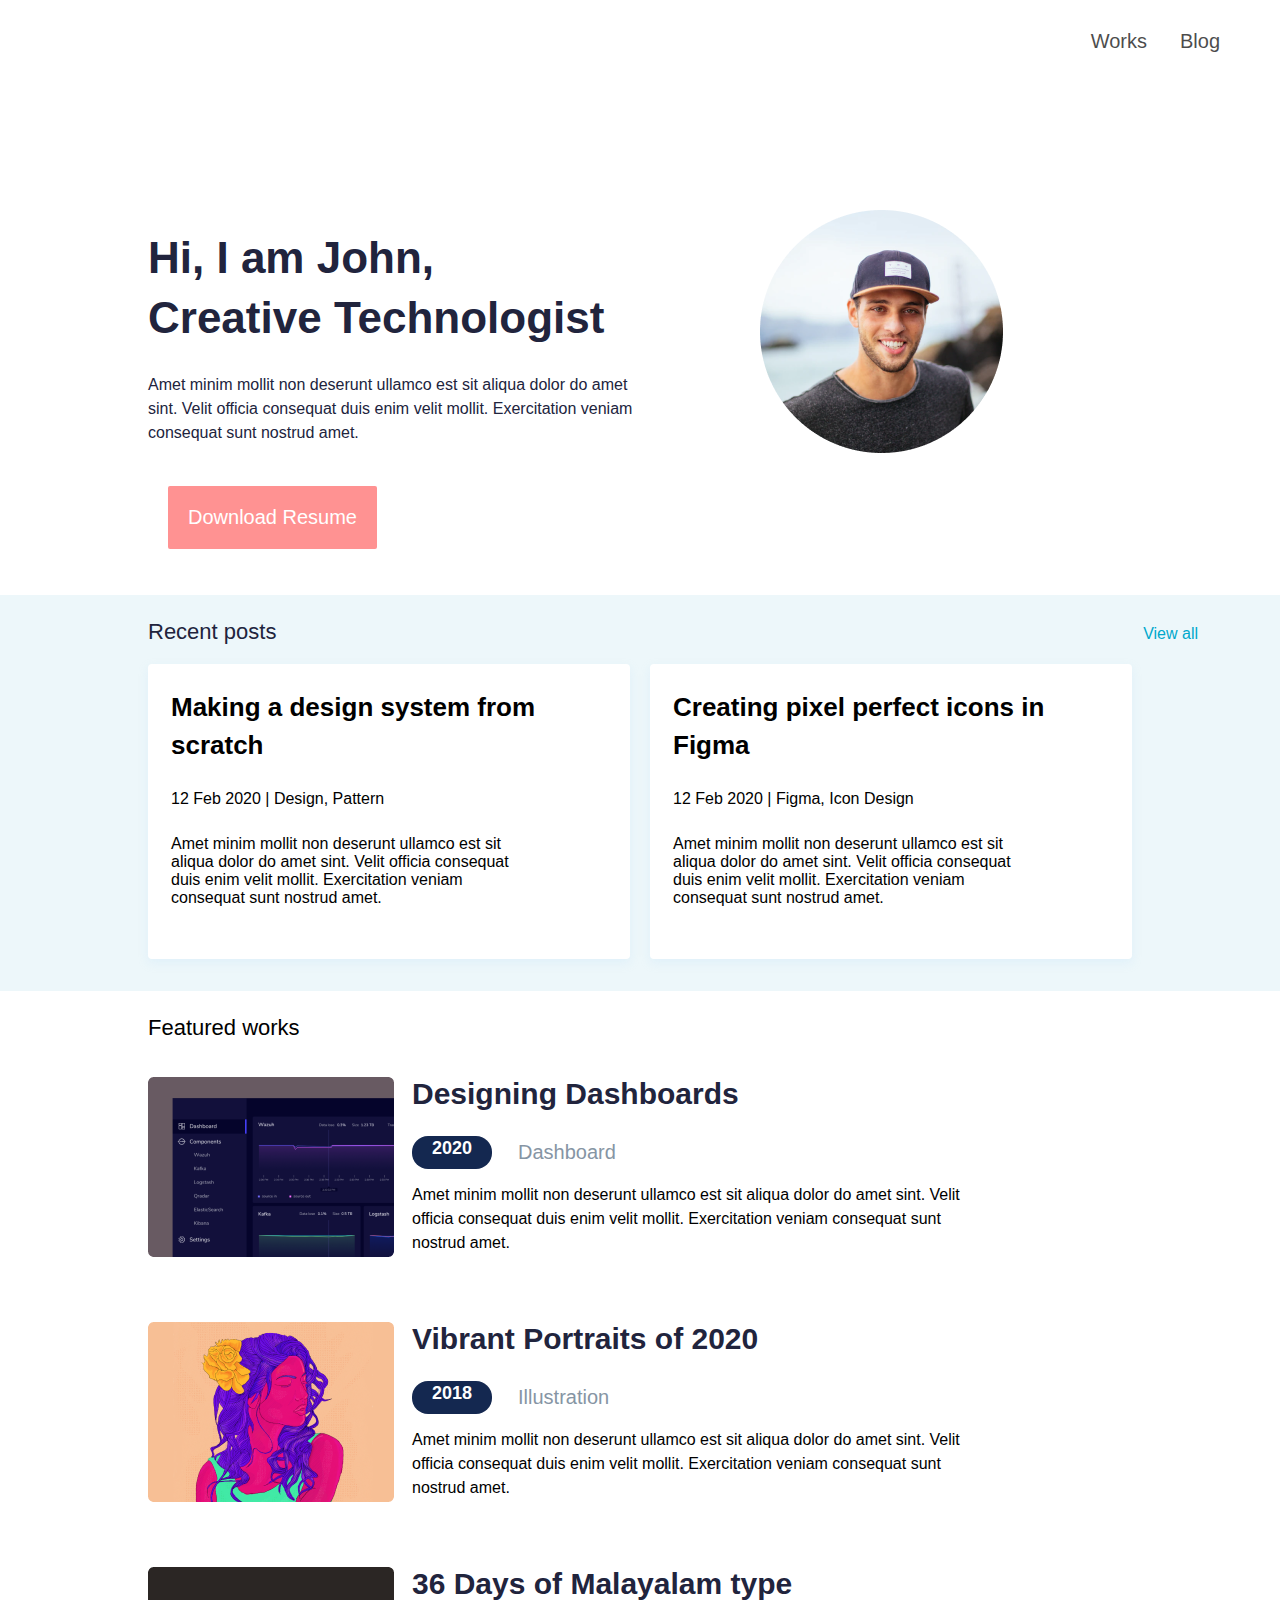
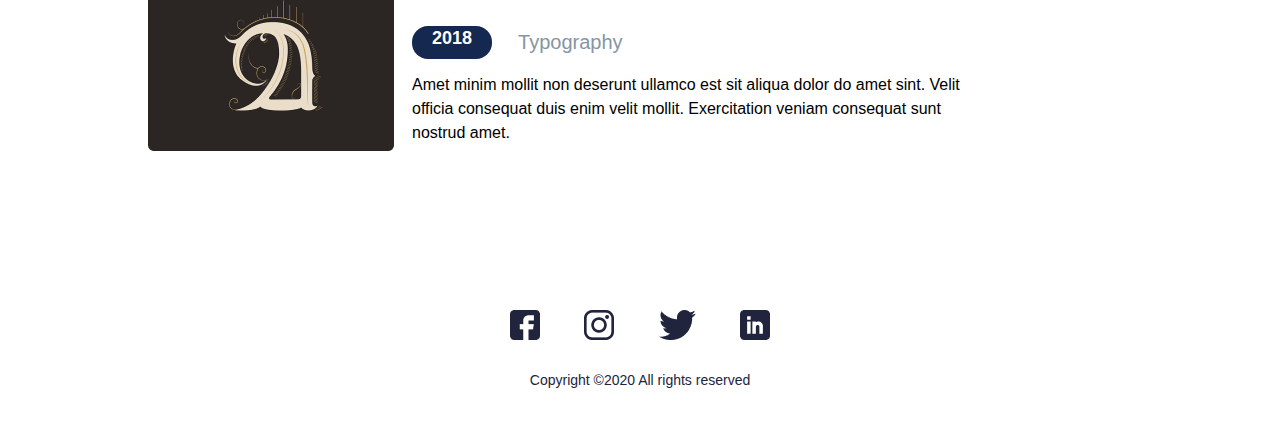
<file: index.html>
<!DOCTYPE html>
    <html lang="en">
    <head>
        <meta charset="UTF-8">
        <meta name="viewport" content="width=device-width, initial-scale=1.0">
        <link rel="stylesheet" href="assets/stylesheet.css">
        <link rel="stylesheet" href="assets/responsive.css">
        <link rel="stylesheet" href="assets/font-awesome/css/all.css">
        <link rel="shortcut icon" href="assets/Ellipse 1.png" type="image/x-icon">
        <title>HOME</title>
    </head>
    <body>
        <header>
            <div class="header-list">
                <ul>
                    <li><a href="https://yusufbahtiar1990.github.io/resume/work">Works</a></li>
                    <li><a href="https://yusufbahtiar1990.github.io/resume/blog">Blog</a></li>
                </ul>
            </div>
            <i class="fa-solid fa-bars menu-icon"></i>
            <h1>Hi, I am John,
                Creative Technologist</h1>
            <p>Amet minim mollit non deserunt ullamco est sit aliqua dolor do amet sint. Velit officia consequat duis enim velit mollit. Exercitation veniam consequat sunt nostrud amet.</p>
            <a class="btn download" href="">Download Resume</a>
            <img src="assets/Ellipse 1.png">
        </header>
        <main>
            <div class="container1">
                <h2>Recent posts</h2>
                <p class="view">View all</p>
                <ul class="flex-list">
                    <li class="li1">
                        <h3 class="kalimat1">Making a design system from scratch</h3>
                        <p class="kalimat2">12 Feb 2020  |  Design, Pattern</p>
                        <p class="kalimat3">Amet minim mollit non deserunt ullamco est sit aliqua dolor do amet sint. Velit officia consequat duis enim velit mollit. Exercitation veniam consequat sunt nostrud amet.</p>
                    </li>
                    <li class="li2">
                        <h3 class="kalimat1">Creating pixel perfect icons in Figma</h3>
                        <p class="kalimat2">12 Feb 2020  |  Figma, Icon Design</p>
                        <p class="kalimat3">Amet minim mollit non deserunt ullamco est sit aliqua dolor do amet sint. Velit officia consequat duis enim velit mollit. Exercitation veniam consequat sunt nostrud amet.</p>
                    </li>
                </ul>
            </div>
            <div class="container2">
                <h2>Featured works</h2>
                <ul class="flex-list1">
                    <li class="li3">
                        <img src="assets/Rectangle 30.png" alt="">
                    </li>
                    <li class="li4">
                        <a href=""><h4>Designing Dashboards</h4></a>
                        <ul class="flex-list1a">
                            <li class="li4a">2020</li>
                            <li class="li4b">Dashboard</li>
                        </ul>
                        <p>Amet minim mollit non deserunt ullamco est sit aliqua dolor do amet sint. Velit officia consequat duis enim velit mollit. Exercitation veniam consequat sunt nostrud amet.</p>
                    </li>
                </ul>
                <ul class="flex-list2">
                    <li class="li3">
                        <img src="assets/Rectangle 32.png" alt="">
                    </li>
                    <li class="li4">
                        <h4>Vibrant Portraits of 2020   </h4>
                        <ul class="flex-list1a">
                            <li class="li4a">2018</li>
                            <li class="li4b">Illustration</li>
                        </ul>
                        <p>Amet minim mollit non deserunt ullamco est sit aliqua dolor do amet sint. Velit officia consequat duis enim velit mollit. Exercitation veniam consequat sunt nostrud amet.</p>
                    </li>
                </ul>
                <ul class="flex-list2">
                    <li class="li3">
                        <img src="assets/Rectangle 34.png" alt="">
                    </li>
                    <li class="li4">
                        <h4>36 Days of Malayalam type</h4>
                        <ul class="flex-list1a">
                            <li class="li4a">2018</li>
                            <li class="li4b">Typography</li>
                        </ul>
                        <p>Amet minim mollit non deserunt ullamco est sit aliqua dolor do amet sint. Velit officia consequat duis enim velit mollit. Exercitation veniam consequat sunt nostrud amet.</p>
                    </li>
                </ul>
            </div>
        </main>
        <footer>
            <div class="footer-top">
                <a href="https://id-id.facebook.com/"><img src="assets/fb.png"></a>
                <a href="https://www.instagram.com/?hl=id"><img src="assets/insta.png"></a>
                <a href="https://twitter.com/?lang=id"><img src="assets/Group.png"></a>
                <a href="https://www.linkedin.com/learning/subscription/topics?src=go-pa&trk=sem-ga_campid.11663863112_asid.114329383380_crid.651869194497_kw.linkedin%20learning_d.c_tid.kwd-310582843911_n.g_mt.e_geo.1007738&mcid=6841864363146670237&cid=&gclid=CjwKCAjws7WkBhBFEiwAIi1681IgFdWg47J-p4eUf_cDdhj7rK_osJtBgDLRwcv72sy8cgjmHrwfuhoCsEgQAvD_BwE&gclsrc=aw.ds"><img src="assets/Linkedin.png"></a>
            </div>
            <div class="footer-bottom">
                Copyright ©2020 All rights reserved 
            </div>
        </footer>
    </body>
    </html>
</file>
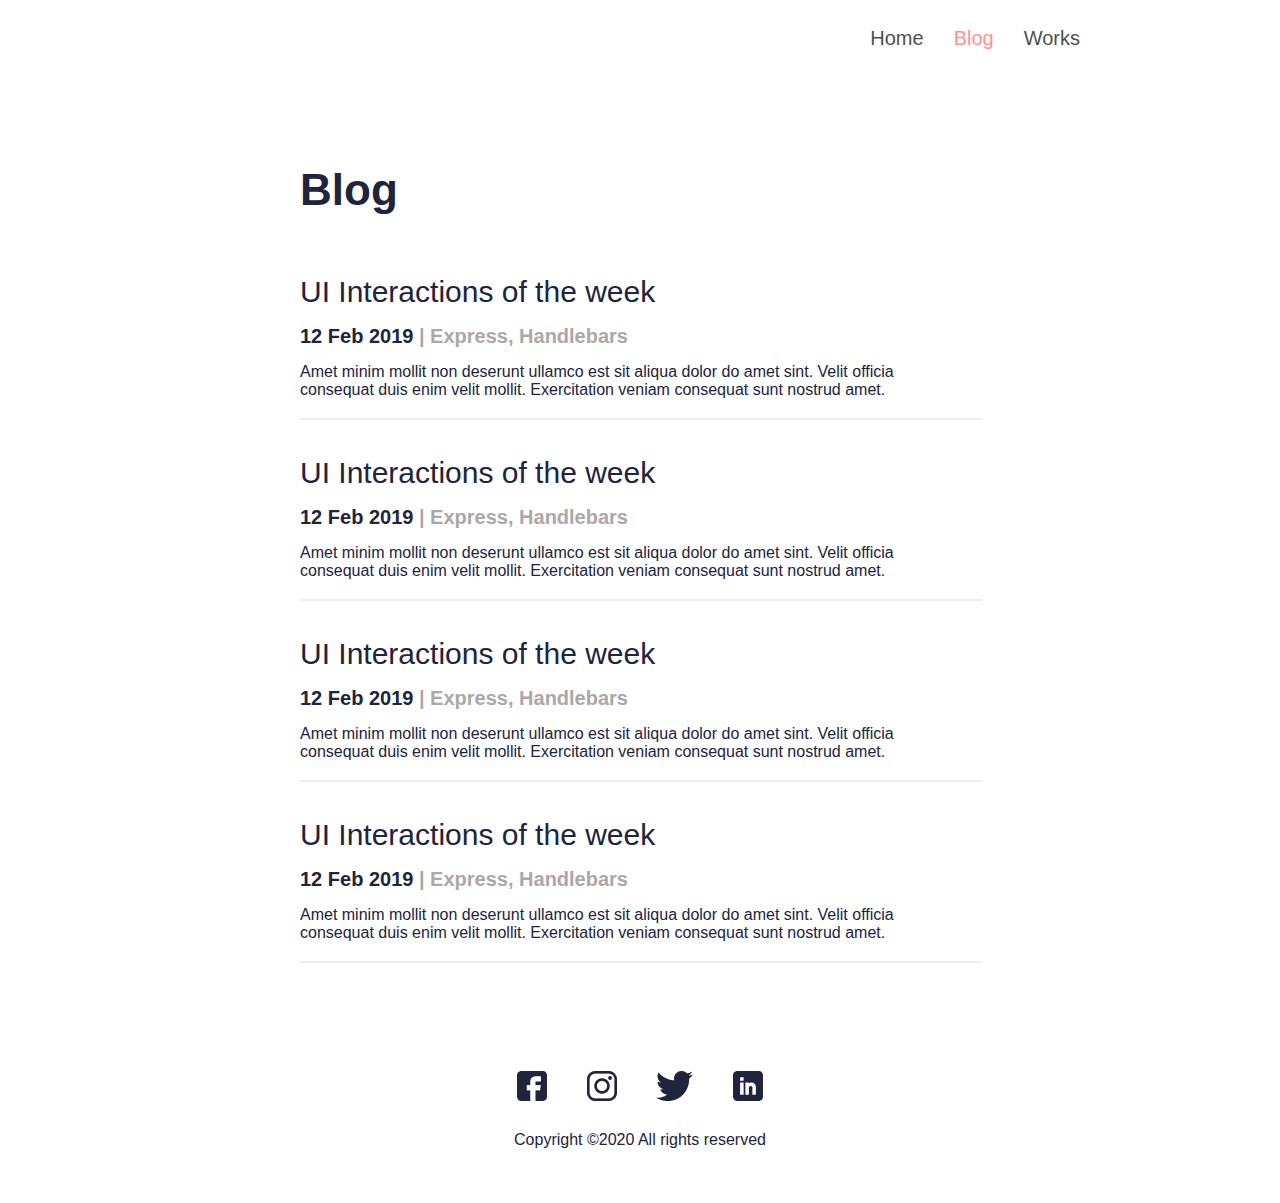
<file: blog.html>
<!DOCTYPE html>
<html lang="en">
<head>
    <meta charset="UTF-8">
    <meta name="viewport" content="width=device-width, initial-scale=1.0">
    <link rel="stylesheet" href="assets/blogstyle.css">
    <link rel="stylesheet" href="assets/blogresponsive.css">
    <link rel="stylesheet" href="assets/font-awesome/css/all.css">
    <link rel="shortcut icon" href="assets/Ellipse 1.png" type="image/x-icon">
    <title>Blog</title>
</head>
<body>
    <header>
        <div class="header-list">
            <ul>
                <li><a href="https://yusufbahtiar1990.github.io/resume/">Home</a></li>
                <li><a href="https://yusufbahtiar1990.github.io/resume/blog"><span>Blog</span></a></li>
                <li><a href="https://yusufbahtiar1990.github.io/resume/work">Works</a></li>
            </ul>
        </div>
        <i class="fa-solid fa-bars menu-icon"></i>
    </header>
    <main>
        <h1>Blog</h1>
        <div class="contents">
            <h2>UI Interactions of the week</h2>
            <h3>12 Feb 2019  <span>|  Express, Handlebars</span></h3>
            <p>Amet minim mollit non deserunt ullamco est sit aliqua dolor do amet sint. Velit officia consequat duis enim velit mollit. Exercitation veniam consequat sunt nostrud amet.</p>
            <div class="section-title">
                <img src="assets/Vector.png" alt="">
            </div>
        </div>

        <div class="contents">
            <h2>UI Interactions of the week</h2>
            <h3>12 Feb 2019  <span>|  Express, Handlebars</span></h3>
            <p>Amet minim mollit non deserunt ullamco est sit aliqua dolor do amet sint. Velit officia consequat duis enim velit mollit. Exercitation veniam consequat sunt nostrud amet.</p>
            <div class="section-title">
                <img src="assets/Vector.png" alt="">
            </div>
        </div>

        <div class="contents">
            <h2>UI Interactions of the week</h2>
            <h3>12 Feb 2019  <span>|  Express, Handlebars</span></h3>
            <p>Amet minim mollit non deserunt ullamco est sit aliqua dolor do amet sint. Velit officia consequat duis enim velit mollit. Exercitation veniam consequat sunt nostrud amet.</p>
            <div class="section-title">
                <img src="assets/Vector.png" alt="">
            </div>
        </div>

        <div class="contents">
            <h2>UI Interactions of the week</h2>
            <h3>12 Feb 2019  <span>|  Express, Handlebars</span></h3>
            <p>Amet minim mollit non deserunt ullamco est sit aliqua dolor do amet sint. Velit officia consequat duis enim velit mollit. Exercitation veniam consequat sunt nostrud amet.</p>
            <div class="section-title">
                <img src="assets/Vector.png" alt="">
            </div>
        </div>
    </main>
    <footer>
        <div class="footer-top">
            <a href="https://id-id.facebook.com/"><img src="assets/fb.png"></a>
            <a href="https://www.instagram.com/?hl=id"><img src="assets/insta.png"></a>
            <a href="https://twitter.com/?lang=id"><img src="assets/Group.png"></a>
            <a href="https://www.linkedin.com/learning/subscription/topics?src=go-pa&trk=sem-ga_campid.11663863112_asid.114329383380_crid.651869194497_kw.linkedin%20learning_d.c_tid.kwd-310582843911_n.g_mt.e_geo.1007738&mcid=6841864363146670237&cid=&gclid=CjwKCAjws7WkBhBFEiwAIi1681IgFdWg47J-p4eUf_cDdhj7rK_osJtBgDLRwcv72sy8cgjmHrwfuhoCsEgQAvD_BwE&gclsrc=aw.ds"><img src="assets/Linkedin.png"></a>
        </div>
        <div class="footer-bottom">
            Copyright ©2020 All rights reserved
        </div>
    </footer>
</body>
</html>
</file>
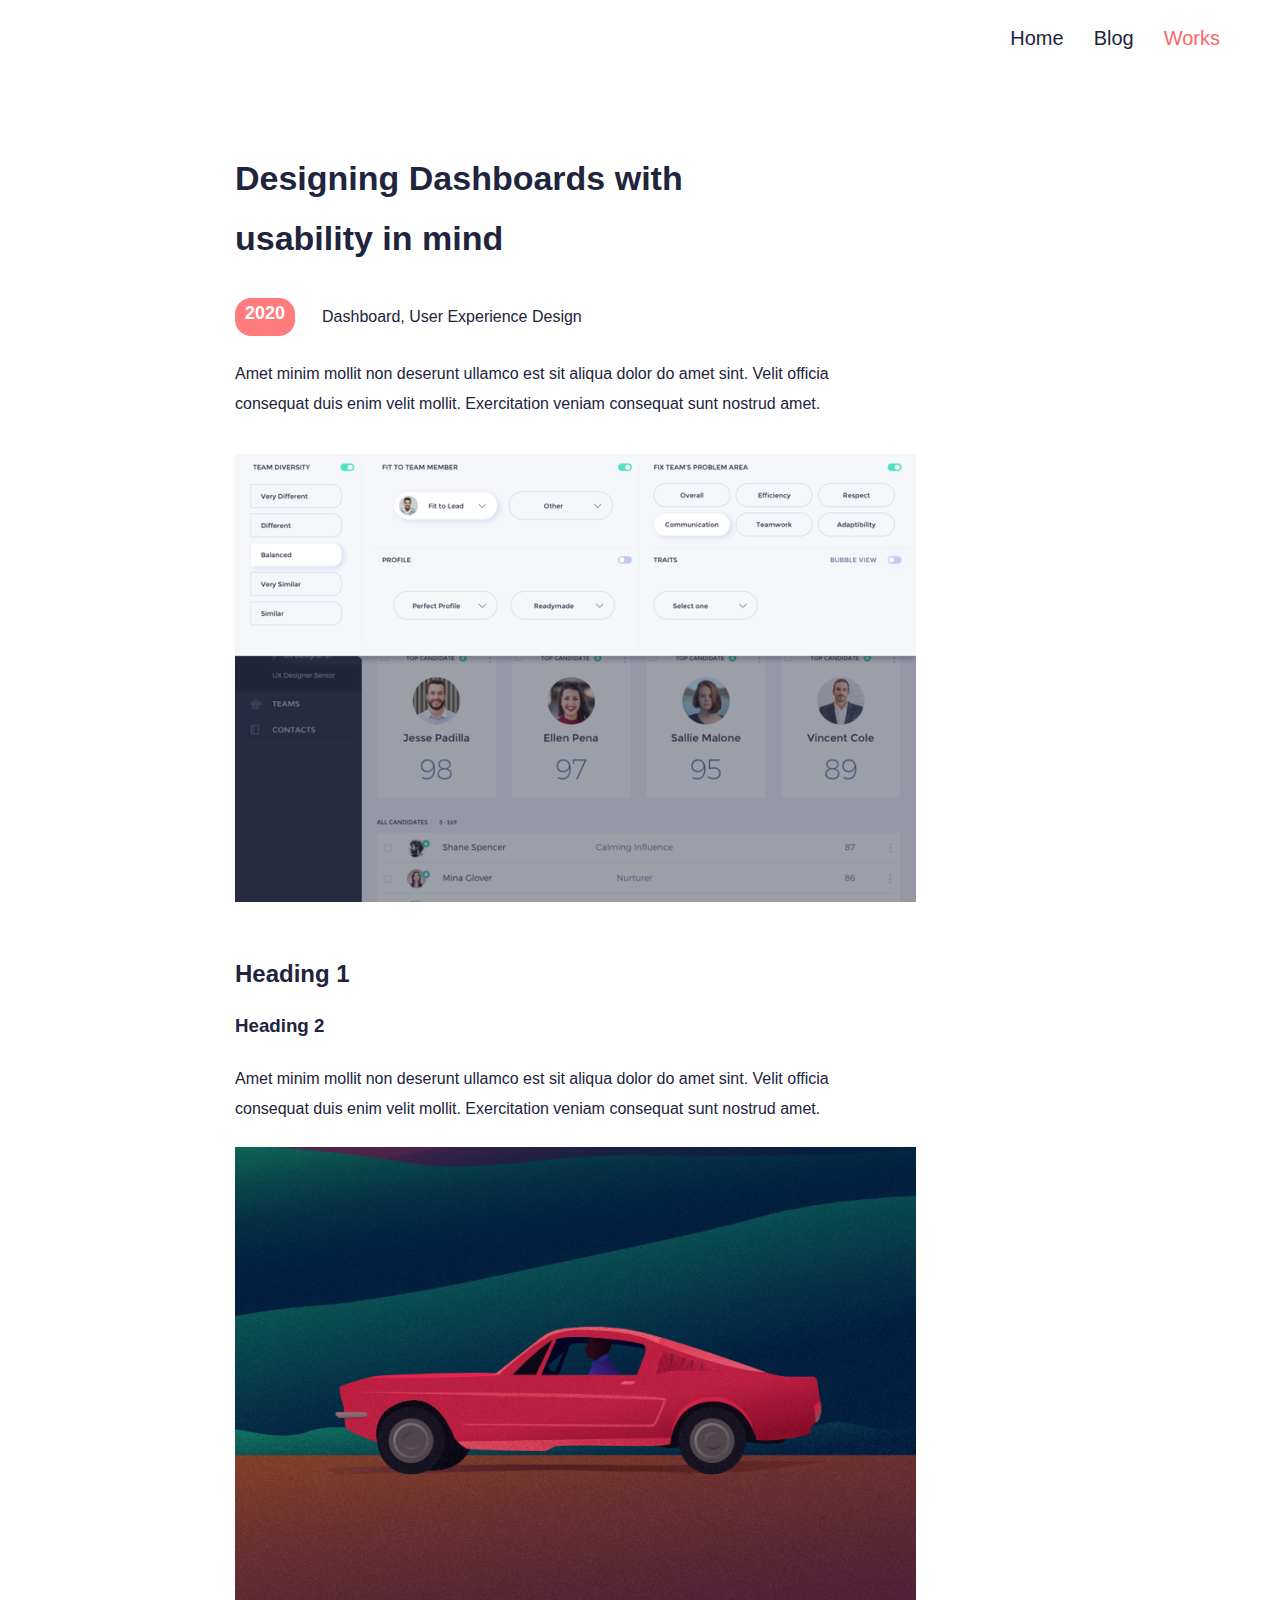
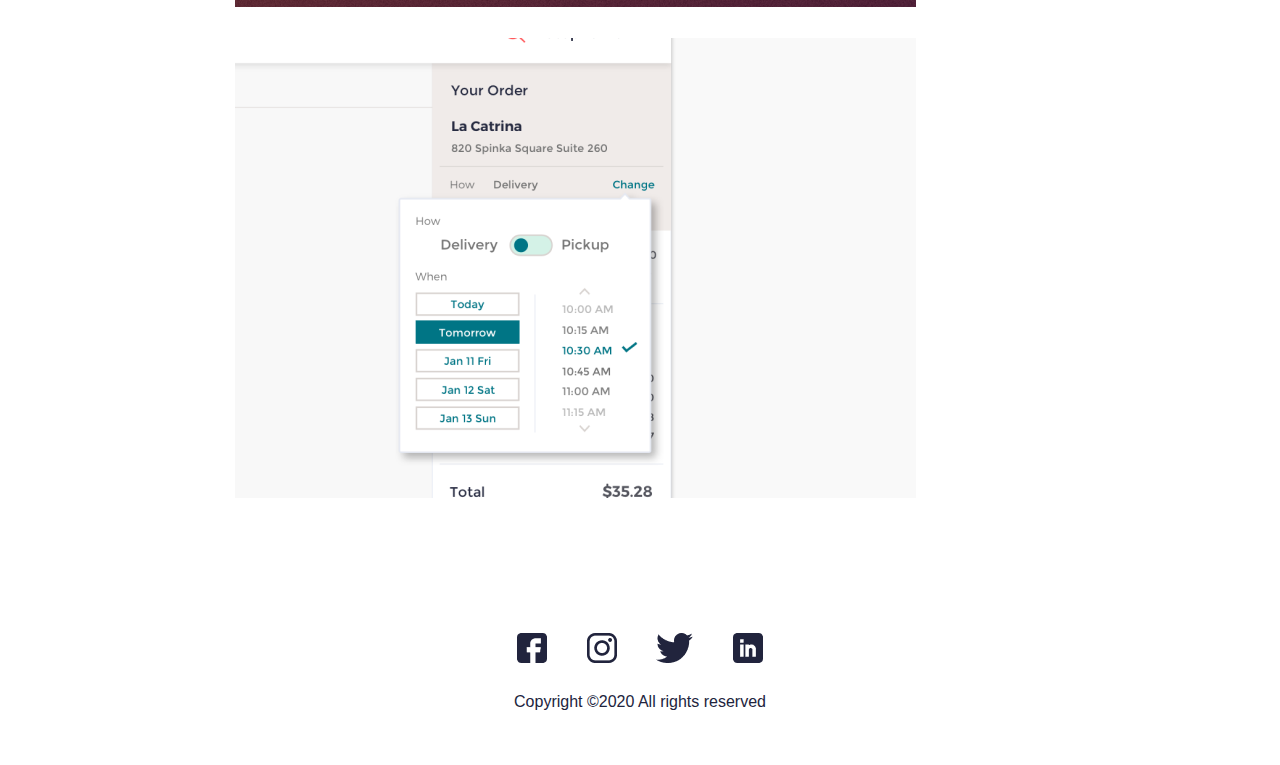
<file: designingdashboard.html>
<!DOCTYPE html>
<html lang="en">
<head>
    <meta charset="UTF-8">
    <meta name="viewport" content="width=device-width, initial-scale=1.0">
    <link rel="stylesheet" href="assets/designingdashboard.css">
    <link rel="stylesheet" href="assets/designingdashboardresponsive.css">
    <link rel="stylesheet" href="assets/font-awesome/css/all.css">
    <link rel="shortcut icon" href="assets/Ellipse 1.png" type="image/x-icon">
    <title>Work Detail</title>
</head>
<body>
    <header>
        <div class="header-list">
            <ul>
                
                <li><a href="https://yusufbahtiar1990.github.io/resume/">Home</a></li>
                <li><a href="https://yusufbahtiar1990.github.io/resume/blog">Blog</a></li>
                <li><a href="https://yusufbahtiar1990.github.io/resume/work"><span>Works</span></a></li>
            </ul>
        </div>
        <i class="fa-solid fa-bars menu-icon"></i>
    </header>
    <main>
        <h1>Designing Dashboards with usability in mind</h1>
        <ul class="flex-list">
            <li class="li1">
                2020
            </li>
            <li class="li2">
                Dashboard, User Experience Design
            </li>
        </ul>
        <p>Amet minim mollit non deserunt ullamco est sit aliqua dolor do amet sint. Velit officia consequat duis enim velit mollit. Exercitation veniam consequat sunt nostrud amet.</p>
        <img src="assets/Rectangle 4.png" alt="">
        <h2>Heading 1</h2>
        <h3>Heading 2</h3>
        <p>Amet minim mollit non deserunt ullamco est sit aliqua dolor do amet sint. Velit officia consequat duis enim velit mollit. Exercitation veniam consequat sunt nostrud amet.</p>
        <img src="assets/Rectangle 5.png" alt="">
        <img src="assets/Rectangle 6.png" alt="">
    </main>
    <footer>
        <div class="footer-top">
            <a href="https://id-id.facebook.com/"><img src="assets/fb.png"></a>
            <a href="https://www.instagram.com/?hl=id"><img src="assets/insta.png"></a>
            <a href="https://twitter.com/?lang=id"><img src="assets/Group.png"></a>
            <a href="https://www.linkedin.com/learning/subscription/topics?src=go-pa&trk=sem-ga_campid.11663863112_asid.114329383380_crid.651869194497_kw.linkedin%20learning_d.c_tid.kwd-310582843911_n.g_mt.e_geo.1007738&mcid=6841864363146670237&cid=&gclid=CjwKCAjws7WkBhBFEiwAIi1681IgFdWg47J-p4eUf_cDdhj7rK_osJtBgDLRwcv72sy8cgjmHrwfuhoCsEgQAvD_BwE&gclsrc=aw.ds"><img src="assets/Linkedin.png"></a>
        </div>
        <div class="footer-bottom">
            Copyright ©2020 All rights reserved
        </div>
    </footer>
</body>
</html>
</file>
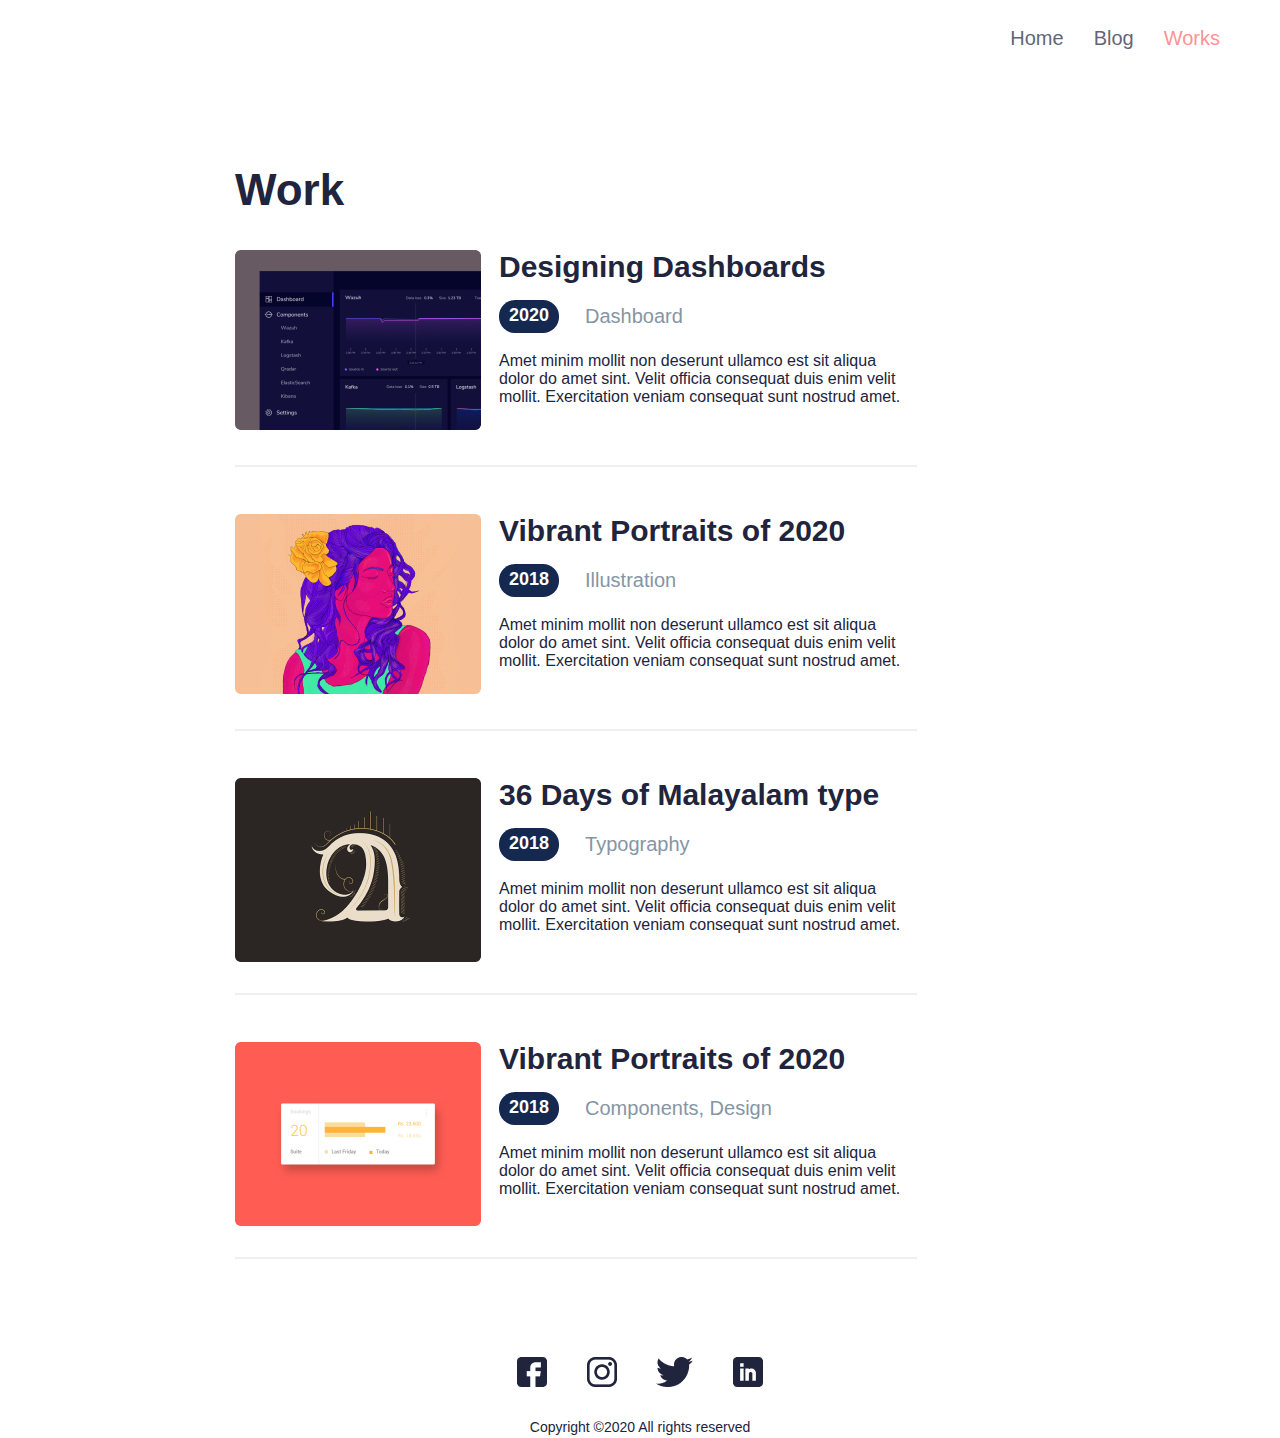
<file: work.html>
<!DOCTYPE html>
<html lang="en">
<head>
    <meta charset="UTF-8">
    <meta name="viewport" content="width=device-width, initial-scale=1.0">
    <link rel="stylesheet" href="assets/workstyle.css">
    <link rel="stylesheet" href="assets/workresponsive.css">
    <link rel="stylesheet" href="assets/font-awesome/css/all.css">
    <link rel="shortcut icon" href="assets/Ellipse 1.png" type="image/x-icon">
    <title>Work</title>
</head>
<body>
    <header>
        <div class="header-list">
            <ul>
                <li><a href="https://yusufbahtiar1990.github.io/resume/">Home</a></li>
                <li><a href="https://yusufbahtiar1990.github.io/resume/blog">Blog</a></li>
                <li><a href="https://yusufbahtiar1990.github.io/resume/work"><span>Works</span></a></li>
            </ul>
        </div>
        <i class="fa-solid fa-bars menu-icon"></i>
    </header>
    <main>
        <h1>Work</h1>
        <ul class="flex-list">
            <li>
                <img src="assets/Rectangle 30.png" alt="">
            </li>
            <li>
                <a href="https://yusufbahtiar1990.github.io/resume/designingdashboard.html"><h2>Designing Dashboards</h2></a>
                <ul class="flex-list-right">
                    <li class="li-a">2020</li>
                    <li class="li-b">Dashboard</li>
                </ul>
                <p>Amet minim mollit non deserunt ullamco est sit aliqua dolor do amet sint. Velit officia consequat duis enim velit mollit. Exercitation veniam consequat sunt nostrud amet.</p>
            </li>
        </ul>
        <img class="section-title" src="assets/Vector.png" alt="">

        <ul class="flex-list">
            <li>
                <img src="assets/Rectangle 32.png" alt="">
            </li>
            <li>
                <h2>Vibrant Portraits of 2020</h2>
                <ul class="flex-list-right">
                    <li class="li-a">2018</li>
                    <li class="li-b">Illustration</li>
                </ul>
                <p>Amet minim mollit non deserunt ullamco est sit aliqua dolor do amet sint. Velit officia consequat duis enim velit mollit. Exercitation veniam consequat sunt nostrud amet.</p>
            </li>
        </ul>
        <img class="section-title" src="assets/Vector.png" alt="">

        <ul class="flex-list">
            <li>
                <img src="assets/Rectangle 34.png" alt="">
            </li>
            <li>
                <h2>36 Days of Malayalam type</h2>
                <ul class="flex-list-right">
                    <li class="li-a">2018</li>
                    <li class="li-b">Typography</li>
                </ul>
                <p>Amet minim mollit non deserunt ullamco est sit aliqua dolor do amet sint. Velit officia consequat duis enim velit mollit. Exercitation veniam consequat sunt nostrud amet.</p>
            </li>
        </ul>
        <img class="section-title" src="assets/Vector.png" alt="">

        <ul class="flex-list">
            <li>
                <img src="assets/Rectangle 40.png" alt="">
            </li>
            <li>
                <h2>Vibrant Portraits of 2020</h2>
                <ul class="flex-list-right">
                    <li class="li-a">2018</li>
                    <li class="li-b">Components, Design</li>
                </ul>
                <p>Amet minim mollit non deserunt ullamco est sit aliqua dolor do amet sint. Velit officia consequat duis enim velit mollit. Exercitation veniam consequat sunt nostrud amet.</p>
            </li>
        </ul>
        <img class="section-title" src="assets/Vector.png" alt="">

    </main>
    <footer>
        <div class="footer-top">
            <a href="https://id-id.facebook.com/"><img src="assets/fb.png"></a>
            <a href="https://www.instagram.com/?hl=id"><img src="assets/insta.png"></a>
            <a href="https://twitter.com/?lang=id"><img src="assets/Group.png"></a>
            <a href="https://www.linkedin.com/learning/subscription/topics?src=go-pa&trk=sem-ga_campid.11663863112_asid.114329383380_crid.651869194497_kw.linkedin%20learning_d.c_tid.kwd-310582843911_n.g_mt.e_geo.1007738&mcid=6841864363146670237&cid=&gclid=CjwKCAjws7WkBhBFEiwAIi1681IgFdWg47J-p4eUf_cDdhj7rK_osJtBgDLRwcv72sy8cgjmHrwfuhoCsEgQAvD_BwE&gclsrc=aw.ds"><img src="assets/Linkedin.png"></a>
        </div>
        <div class="footer-bottom">
            Copyright ©2020 All rights reserved 
        </div>
    </footer>
</body>
</html>
</file>
<file: assets/stylesheet.css>
* {
    box-sizing: border-box;
    padding: 0;
    margin: 0;
    font-family: Arial;
}

li {
    list-style: none;
}

a {
    text-decoration: none;
}

header{
    width: 100%;
    height: 595px;
}

.header-list {
    float: right;
    margin: 27px 60px 0px 0px;
}

.header-list li {
    float: left;
    margin-left: 33px;
}

.header-list a {
    font-style: normal;
    font-weight: 500;
    font-size: 20px;
    line-height: 29px;
    text-align: right;
    color: #000000;
    opacity: 0.7;
}

.header-list a:hover {
    opacity: 1;
    font-size: 22px;
    transition: all 0.5s ease;
}

header i {
    color: white;
    float: right;
    font-size: 25px;
    padding: 21px 0;
  }

header h1 {
    position: absolute;
    width: 470px;
    height: 105px;
    left: 148px;
    top: 228px;
    font-style: normal;
    font-weight: 700;
    font-size: 44px;
    line-height: 60px;
    color: #21243D;
}

header h1:hover {
    font-size: 45px;
    transition: all 0.5s ease;
}

header p {
    position: absolute;
    width: 497px;
    height: 66px;
    left: 148px;
    top: 373px;
    font-style: normal;
    font-weight: 400;
    font-size: 16px;
    line-height: 24px;
    color: #21243D;
}

header p:hover {
    font-size: 16.2px;
    transition: all 0.5s ease;
}

.btn {
    position: absolute;
    left: 168px;
    top: 486px;
    font-style: normal;
    font-weight: 500;
    font-size: 20px;
    color: #FFFFFF;
    background-color: #FF6464;
    padding: 20px;
    border-radius: 2px;
    opacity: 0.7;
}

.btn:hover {
    opacity: 1;
}

header img {
    position: absolute;
    width: 243px;
    height: 243px;
    left: 760px;
    top: 210px;
}

header img:hover {
    filter: grayscale(1);
    transform: scale(1.5) rotate(45deg);
    transition: all 1s ease;
}

.container1 {
    width: 100%;
    height: 396px;
    background-color: #EDF7FA;
}

h2 {
    font-style: normal;
    font-weight: 400;
    font-size: 22px;
    line-height: 60px;
}

.container1 h2 {
    position: absolute;
    width: 129px;
    height: 60px;
    left: 148px;
    display: flex;
    align-items: flex-end;
    color: #21243D;
    margin-top: 7px;
}

.view {
    position: absolute;
    width: 208px;
    height: 20px;
    left: 990px;
    top: 622px;
    font-weight: 400;
    font-size: 16px;
    line-height: 24px;
    text-align: right;
    color: #00A8CC;
}

.li1, .li2 {
    height: 295px;
    background: #FFFFFF;
    box-shadow: 0px 4px 10px rgba(187, 225, 250, 0.25);
    border-radius: 4px;
}

.flex-list {
    padding: 69px 148px 32px;
    display: flex;
}

.flex-list li {
    flex: auto;
}

.li1 {
    margin-right: 20px ;
}

.kalimat1 {
    width: 374px;
    height: 85px;
    font-style: normal;
    font-weight: 700;
    font-size: 26px;
    line-height: 38px;
    margin: 24px 21px 17px 23px;
}
.kalimat2 {
    width: 374px;
    height: 34px;
    margin: 0px 21px 11px 23px;
}
.kalimat3 {
    width: 368px;
    height: 117px;
    margin: 0px 27px 7px 23px;
}

.container2 {
    width: 100%;
    height: 868px;
}

.container2 h2 {
    position: absolute;
    width: 152px;
    height: 60px;
    left: 148px;
    margin-top: 7px;
}

.flex-list1 {
    padding: 86px 148px 15px;
    display: flex;
}

.flex-list2 {
    padding: 31px 148px 15px;
    display: flex;
}

.li3 {
    margin-right: 18px;
}

h4 {
    font-style: normal;
    font-weight: 700;
    font-size: 30px;
    color: #21243D;
    padding-bottom: 25px;
}

.flex-list1a {
    display: flex;
    margin-bottom: 14px;
}

.li4a {
    margin-right: 26px;
    background-color: #142850;
    padding: 2px 20px;
    border-radius: 16px;
    font-style: normal;
    font-weight: 900;
    font-size: 18px;
    color: #FFFFFF;
}

.li4b {
    padding: 2px 0px;
    font-style: normal;
    font-weight: 400;
    font-size: 20px;
    line-height: 29px;
    color: #8695A4;
}

.li4b:hover {
    font-size: 24px;
    transition: all 0.5s ease;
}

.li4 p {
    width: 550px;
    height: 93px;
    font-style: normal;
    font-weight: 400;
    font-size: 16px;
    line-height: 24px;
}

footer {
    width: 100%;
    height: 182px;
}

.footer-top {
    text-align: center;
    padding: 51px 0px 26px;
}

.footer-top img {
    padding: 0px 20px;
}
.footer-top img:hover {
    transform: scale(1.5) rotate(45deg);
    transition: all 1s ease;
}
.footer-bottom {
    text-align: center;
    font-style: normal;
    font-weight: 400;
    font-size: 14px;
    line-height: 21px;
    color: #21243D;
}
</file>
<file: assets/responsive.css>
@media(max-width:670px) {
    header {
        width: 100%;
        height: 666px;
    }

    .header-list {
        height: 50px;
        float: none;
        padding-top: 10px;
        display: none;
    }
    .menu-icon {
        display:block;
        color: #21243D;
        margin-right: 20px;
      }    
    header img {
        position: absolute;
        width: 170.86px;
        height: 170.86px;
        left: 120px;
        top: 90px;
    }

    header img:hover {
        width: 170.86px;
        height: 170.86px;
    }

    header h1 {
        position: absolute;
        width: 90%;
        height: 120px;
        left: 25px;
        top: 297px;

        font-style: normal;
        font-weight: 700;
        font-size: 32px;
        line-height: 40px;

        text-align: center;
    }
    header p {
        position: absolute;
        width: 90%;
        height: 96px;
        left: 24px;
        top: 438px;

        font-family: 'Heebo';
        font-style: normal;
        font-weight: 400;
        font-size: 16px;
        line-height: 24px;
        text-align: center;
    }
    .btn {
        position: absolute;
        left: 100px;
        top: 570px;
    }
    .container1 {
        width: 100%;
        height: 647px;
    }
    .view {
        position: absolute;
        width: 105px;
        height: 60px;
        left: 124px;
        top: 667px;
        display: none;
    }
    .container1 h2 {
        position: absolute;
        font-style: normal;
        font-weight: 400;
        font-size: 18px;
        line-height: 60px;
    }
    
    .flex-list {
        padding: 69px 10px 32px 17px;
        flex-wrap:wrap;
        flex-direction:column;
    }
    .li1,.li2{
        width: 90%;
        height: 266px;
        margin: 0 auto 8.5px;
    }
    .kalimat1 {
        width: 90%;
        height: 60px;
        font-style: normal;
        font-weight: 700;
        font-size: 20px;
        line-height: 30px;
    }
    .kalimat2 {
        width: 100%;
        height: 34px;
        font-weight: 400;
        font-size: 16px;
        line-height: 24px;
    }
    .kalimat3 {
        width: 90%;
        height: 117px;
        font-weight: 400;
        font-size: 15px;
        line-height: 24px;
    }
    .container2 {
        width: 100%;
        height: 602px;
    }
    .container2 h2 {
        position: absolute;
        width: 100%;
        height: 60px;
        left: 126px;
        top: 1350px;
        font-weight: 400;
        font-size: 18px;
        line-height: 60px;
    }
    .flex-list1 {
        padding-left: 18px;
        width: 100%;
        flex-wrap:wrap;
        flex-direction:column;
    }
    .flex-list1 p {
        padding-right: 18px;
    }
    .li3,.li4 {
        width: 100%;
        margin: 18px auto;
    }
    .li3 img {
        width: 150%;
        height: 230px;
    }
    .li4 h4 {
        width: 327px;
        font-style: normal;
        font-weight: 700;
        font-size: 22px;
        line-height: 30px;
    }
    .li4a {
        font-weight: 900;
        font-size: 16px;
    }
    .li4b {
        font-weight: 400;
        font-size: 16px;
        line-height: 24px;
    }
    .li4 p {
        width: 314px;
        height: 96px;
        font-weight: 400;
        font-size: 16px;
        line-height: 24px;
    }
    .flex-list2 {
        padding-left: 18px;
        width: 100%;
        flex-wrap:wrap;
        flex-direction:column;
    }
    footer {
        width: 100%;
        height: 182px;
        padding-top: 1200px;
    }
}
</file>
<file: assets/blogstyle.css>
* {
    box-sizing: border-box;
    padding: 0;
    margin: 0;
    font-family: Arial;
    color: #21243D;
}

body   {
    width: 100%;
}

li {
    list-style: none;
}

a {
    text-decoration: none;
}

header {
    height: 160px;
}

.header-list {
    float: right;
    margin-right: 200px;
}

.header-list a {
    opacity: 0.7;
}

.header-list a:hover {
    opacity: 1;
    font-size: 22px;
    transition: all 0.5s ease;
}

.header-list li {
    float: left;
    padding-top: 27px;
    padding-left: 30px;
}

.header-list li span {
    color: var(--primary, #FF6464);
}

.header-list a {
    color: #000;
    font-size: 20px;
    font-weight: 500;
}

.menu-icon {
    float: right;
    font-size: 25px;
    padding: 21px 0;
    color: white;
}

main {
    margin-left: 300px;
}
main h1 {
    margin-bottom: 55px;
    font-size: 44px;
    font-weight: 700;
    line-height: 60px;
}
.contents h2 {
    margin-bottom: 16px;
    font-size: 30px;
    font-weight: 500;
}
.contents h3 {
    margin-bottom: 15px;
    font-size: 20px;
}
.contents span {
    color: #ada7a7;
}
.contents p {
    font-size: 16px;
    width: 670px;
    height: 43px;
}
.section-title {
    margin-bottom: 32px;
}

footer {
    text-align: center;
    margin: 104px 0px 54px;
}

.footer-top img {
    padding: 0px 17.5px;
}
.footer-top img:hover {
    transform: scale(1.5) rotate(45deg);
    transition: all 1s ease;
}
.footer-bottom {
    padding-top: 26px;
}
</file>
<file: assets/blogresponsive.css>
@media (max-width:670px) {
    body {
        width: 375px;
    }
    header {
        height: 50px;
    }
    .header-list {
        height: 50px;
        float: none;
        padding-top: 10px;
        display: none;
    }
    .menu-icon {
        display:block;
        color: #21243D;
        margin-right: 20px;
    }    
    main {
        margin-left: 18px;
    }
    main h1 {
        margin: 30px 0px 30px 0px;
        font-size: 30px;
        font-weight: 700;
    }
    .contents h2 {
        margin-bottom: 10px;
        font-size: 26px;
        font-weight: 500;
    }
    .contents h3 {
        margin-bottom: 17px;
        font-size: 16px;
    }
    .contents p {
        width: 339px;
        height: 96px;
        font-size: 16.1px;
    }
    .section-title img {
        width: 339px;
    }
}
</file>
<file: assets/designingdashboard.css>
* {
    box-sizing: border-box;
    margin: 0;
    padding: 0;
    font-family: Arial;
    color: var(--dark, #21243D);
}
li {
    list-style: none;
}
a {
    text-decoration: none;
}
body {
    width: 100%;
}
.header-list {
    float: right;
    margin-right: 60px;
}
header {
    height: 148px;
}
.header-list li {
    float: left;
    padding-top: 27px;
    padding-left: 30px;
    font-size: 20px;
    font-weight: 500;
}
.header-list li span {
    color: var(--primary, #FF6464);
}
.menu-icon {
    color: white;
    float: right;
    font-size: 25px;
    padding: 21px 0;
}
main {
    margin: 0px 0px 0px 235px ;
}
main h1 {
    width: 506px;
    font-size: 34px;
    font-weight: 700;
    line-height: 60px;
    margin-bottom: 30px;
}
.flex-list {
    display: flex;
}
.li1 {
    font-size: 18px;
    font-weight: 900;
    background-color: #FF7C7C;
    border-radius: 16px;
    color: #FFF;
    padding: 5px 10px;
    margin-right: 27px;
}
.li2 {
    padding: 10px 0px;
}
main p {
    margin: 23px 0px;
    width: 670px;
    line-height: 30px;
}
main img {
    margin-bottom: 27px;
}
main h2 {
    margin-top: 27px;
    margin-bottom: 27px;
}
main h3 {
    margin-bottom: 27px;
}

footer {
    text-align: center;
    margin: 104px 0px 54px;
}

.footer-top img {
    padding: 0px 17.5px;
}
.footer-top img:hover {
    transform: scale(1.5) rotate(45deg);
    transition: all 1s ease;
}
.footer-bottom {
    padding-top: 26px;
}
</file>
<file: assets/designingdashboardresponsive.css>
@media(max-width:670px) {
    body {
        width: 375px;
    }
    header {
        height: 50px;
    }
    .header-list {
        height: 50px;
        float: none;
        padding-top: 10px;
        display: none;
    }
    .menu-icon {
        display:block;
        color: #21243D;
        margin-right: 20px;
    }    
    main {
        margin-left: 18px;
    }
    main h1 {
        font-size: 30px;
        font-weight: 700;
        line-height: 40px;
        margin-top: 32px;
        width: 330px;
        margin-bottom: 23px;
    }
    .flex-list {
        margin-bottom: 24px;
    }
    .li1 {
        font-size: 18px;
        font-weight: 900;
        padding-top: 12px;
    }
    .li2 {
        width: 250px;
    }
    main p {
        color: #000;
        font-size: 16px;
        width: 330px;
        margin-bottom: 23px;
    }
    main img {
        width: 339px;
        margin-bottom: 23px;
    }
    main h2 {
        font-size: 26px;
        font-weight: 500;   
    }
    main h3 {
        font-size: 20px;
        font-weight: 500;
    }
}
</file>
<file: assets/workstyle.css>
* {
    box-sizing: border-box;
    margin: 0;
    padding: 0;
    font-family: Arial;
    color: var(--dark, #21243D);
}

body {
    width: 100%;
}

li {
    list-style: none;
}

a {
    text-decoration: none;
}

header {
    height: 160px;
}
.header-list {
    float: right;
    padding-right: 60px;
    padding-top: 27px;
}
.header-list a {
    opacity: 0.7;
}
.header-list a:hover {
    opacity: 1;
    font-size: 22px;
    transition: all 0.5s ease;
}
.header-list li {
    float: left;
    padding-left: 30px;
}
.header-list a {
    font-size: 20px;
    font-weight: 500;
}

.menu-icon {
    color: white;
    float: right;
    font-size: 25px;
    padding: 21px 0;
}

span {
    color: var(--primary, #FF6464);
}

main {
    padding: 0px 235px;
}

main h1 {
    font-size: 44px;
    font-weight: 900;
    line-height: 60px;
    margin-bottom: 30px;
}

main h2 {
    font-size: 30px;
    font-weight: 700;
    margin-bottom: 16px;
}

.li-a {
    color: #FFF;
    font-size: 18px;
    font-weight: 900;
    background-color: #142850;
    border-radius: 16px;
    padding: 5px 10px;  
}

.li-b {
    color: var(--light, #8695A4);
    font-size: 20px;
    padding: 5px 26px;
}

.flex-list li p {
    font-size: 16px;
    width: 410px;
    height: 93px;
}

.flex-list {
    display: flex;
    margin-bottom: 10px;
}
.flex-list li img {
    padding-right: 18px;
}
.flex-list-right {
    display: flex;
    margin-bottom: 19px;
}
.section-title {
    margin-top: 10px;
    margin-bottom: 43px;
}

footer {
    text-align: center;
}
.footer-top {
    padding: 51px 0px 26px;
}

.footer-top img {
    padding: 0px 17.5px;
}
.footer-top img:hover {
    transform: scale(1.5) rotate(45deg);
    transition: all 1s ease;
}
.footer-bottom {
    font-weight: 400;
    font-size: 14px;
    line-height: 21px;
    color: #21243D;
}
</file>
<file: assets/workresponsive.css>
@media(max-width:670px) {
    body {
        width: 375px;
    }
    .header-list {
        height: 50px;
        float: none;
        padding-top: 10px;
        display: none;
    }
    .menu-icon {
        display:block;
        color: #21243D;
        margin-right: 20px;
    }    
    main {
        padding: 0px 18px;
    }

    main h1 {
        font-size: 30px;
        font-weight: 700;
        line-height: 60px;
    }
    main h2 {
        font-size: 24px;
        font-weight: 700;
        line-height: 30px;
    }
    .li-a {
        font-size: 16px;
    }
    .li-b {
        font-size: 16px;
        padding-top: 8px;
    }
    .flex-list-right {
        margin-bottom: 25px;
    }
    .flex-list li p {
        width: 325px;
    }
    .flex-list {
        flex-wrap: wrap;
        flex-direction: column;
    }
    .flex-list li img {
        width: 339px;
        height: 230px;
        margin-bottom: 17px;
    }
    .section-title {
        width: 339px;
    }
}
</file>
